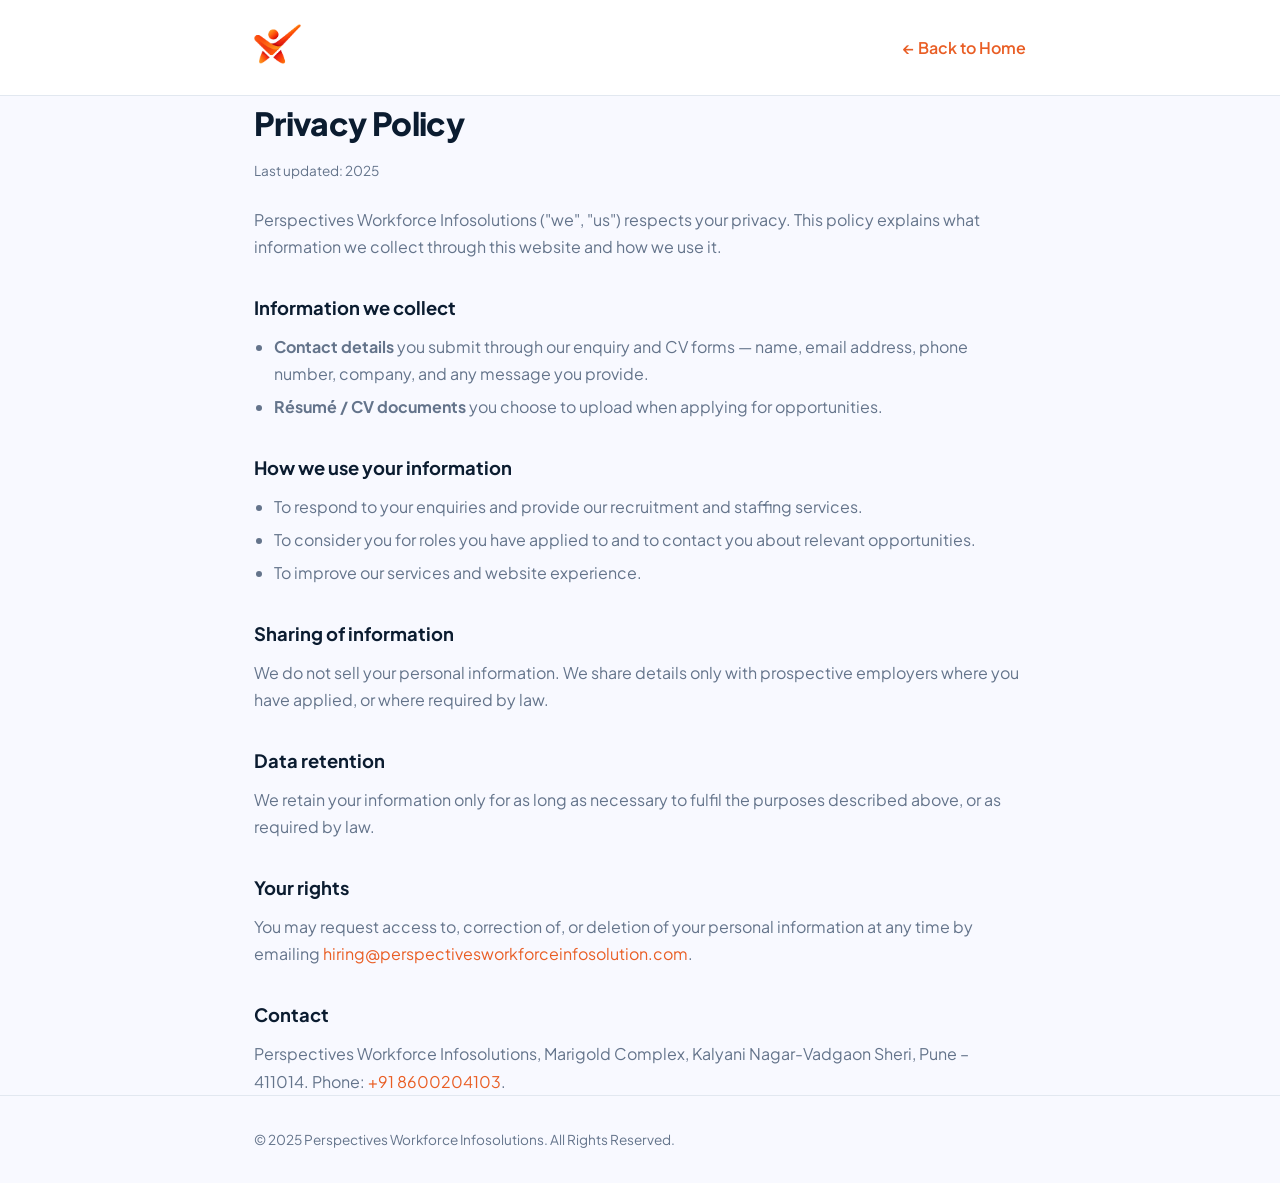
<file: privacy.html>
<!DOCTYPE html>
<html lang="en">
<head>
  <meta charset="utf-8" />
  <meta name="viewport" content="width=device-width, initial-scale=1.0" />
  <meta name="robots" content="noindex" />
  <title>Privacy Policy — Perspectives Workforce Infosolutions</title>
  <link rel="icon" href="favicon.ico" sizes="any" />
  <link rel="icon" type="image/png" sizes="32x32" href="assets/favicon-32x32.png" />
  <link rel="apple-touch-icon" sizes="180x180" href="assets/apple-touch-icon.png" />
  <link rel="preconnect" href="https://fonts.googleapis.com" />
  <link rel="preconnect" href="https://fonts.gstatic.com" crossorigin />
  <link href="https://fonts.googleapis.com/css2?family=Plus+Jakarta+Sans:wght@400;500;600;700;800&display=swap" rel="stylesheet" />
  <link rel="stylesheet" href="css/legal.css" />
</head>
<body>
  <header class="legal-header">
    <div class="container">
      <a href="index.html"><img src="assets/logo.png" alt="Perspectives Workforce" /></a>
      <a class="back" href="index.html">← Back to Home</a>
    </div>
  </header>

  <main class="container">
    <h1>Privacy Policy</h1>
    <p class="updated">Last updated: 2025</p>

    <p>Perspectives Workforce Infosolutions ("we", "us") respects your privacy. This policy explains what information we collect through this website and how we use it.</p>

    <h2>Information we collect</h2>
    <ul>
      <li><strong>Contact details</strong> you submit through our enquiry and CV forms — name, email address, phone number, company, and any message you provide.</li>
      <li><strong>Résumé / CV documents</strong> you choose to upload when applying for opportunities.</li>
    </ul>

    <h2>How we use your information</h2>
    <ul>
      <li>To respond to your enquiries and provide our recruitment and staffing services.</li>
      <li>To consider you for roles you have applied to and to contact you about relevant opportunities.</li>
      <li>To improve our services and website experience.</li>
    </ul>

    <h2>Sharing of information</h2>
    <p>We do not sell your personal information. We share details only with prospective employers where you have applied, or where required by law.</p>

    <h2>Data retention</h2>
    <p>We retain your information only for as long as necessary to fulfil the purposes described above, or as required by law.</p>

    <h2>Your rights</h2>
    <p>You may request access to, correction of, or deletion of your personal information at any time by emailing <a href="mailto:hiring@perspectivesworkforceinfosolution.com">hiring@perspectivesworkforceinfosolution.com</a>.</p>

    <h2>Contact</h2>
    <p>Perspectives Workforce Infosolutions, Marigold Complex, Kalyani Nagar-Vadgaon Sheri, Pune – 411014. Phone: <a href="tel:+918600204103">+91 8600204103</a>.</p>
  </main>

  <footer class="legal-footer">
    <div class="container">
      <p>© 2025 Perspectives Workforce Infosolutions. All Rights Reserved.</p>
    </div>
  </footer>
</body>
</html>
</file>
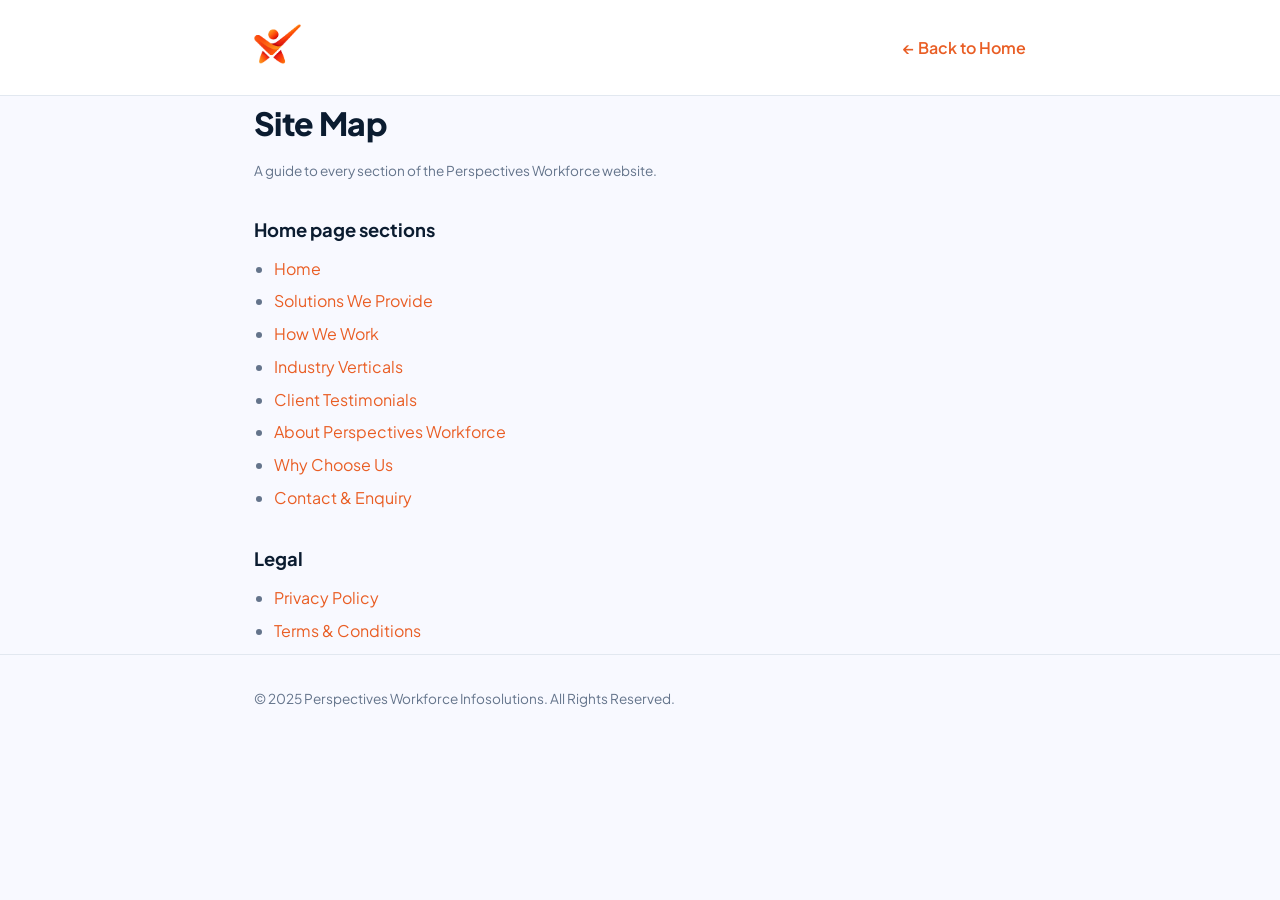
<file: sitemap.html>
<!DOCTYPE html>
<html lang="en">
<head>
  <meta charset="utf-8" />
  <meta name="viewport" content="width=device-width, initial-scale=1.0" />
  <meta name="robots" content="noindex" />
  <title>Site Map — Perspectives Workforce Infosolutions</title>
  <link rel="icon" href="favicon.ico" sizes="any" />
  <link rel="icon" type="image/png" sizes="32x32" href="assets/favicon-32x32.png" />
  <link rel="apple-touch-icon" sizes="180x180" href="assets/apple-touch-icon.png" />
  <link rel="preconnect" href="https://fonts.googleapis.com" />
  <link rel="preconnect" href="https://fonts.gstatic.com" crossorigin />
  <link href="https://fonts.googleapis.com/css2?family=Plus+Jakarta+Sans:wght@400;500;600;700;800&display=swap" rel="stylesheet" />
  <link rel="stylesheet" href="css/legal.css" />
</head>
<body>
  <header class="legal-header">
    <div class="container">
      <a href="index.html"><img src="assets/logo.png" alt="Perspectives Workforce" /></a>
      <a class="back" href="index.html">← Back to Home</a>
    </div>
  </header>

  <main class="container">
    <h1>Site Map</h1>
    <p class="updated">A guide to every section of the Perspectives Workforce website.</p>

    <h2>Home page sections</h2>
    <ul>
      <li><a href="index.html#home">Home</a></li>
      <li><a href="index.html#services">Solutions We Provide</a></li>
      <li><a href="index.html#process">How We Work</a></li>
      <li><a href="index.html#industries">Industry Verticals</a></li>
      <li><a href="index.html#testimonials">Client Testimonials</a></li>
      <li><a href="index.html#about">About Perspectives Workforce</a></li>
      <li><a href="index.html#benefits">Why Choose Us</a></li>
      <li><a href="index.html#contact">Contact &amp; Enquiry</a></li>
    </ul>

    <h2>Legal</h2>
    <ul>
      <li><a href="privacy.html">Privacy Policy</a></li>
      <li><a href="terms.html">Terms &amp; Conditions</a></li>
    </ul>
  </main>

  <footer class="legal-footer">
    <div class="container">
      <p>© 2025 Perspectives Workforce Infosolutions. All Rights Reserved.</p>
    </div>
  </footer>
</body>
</html>
</file>
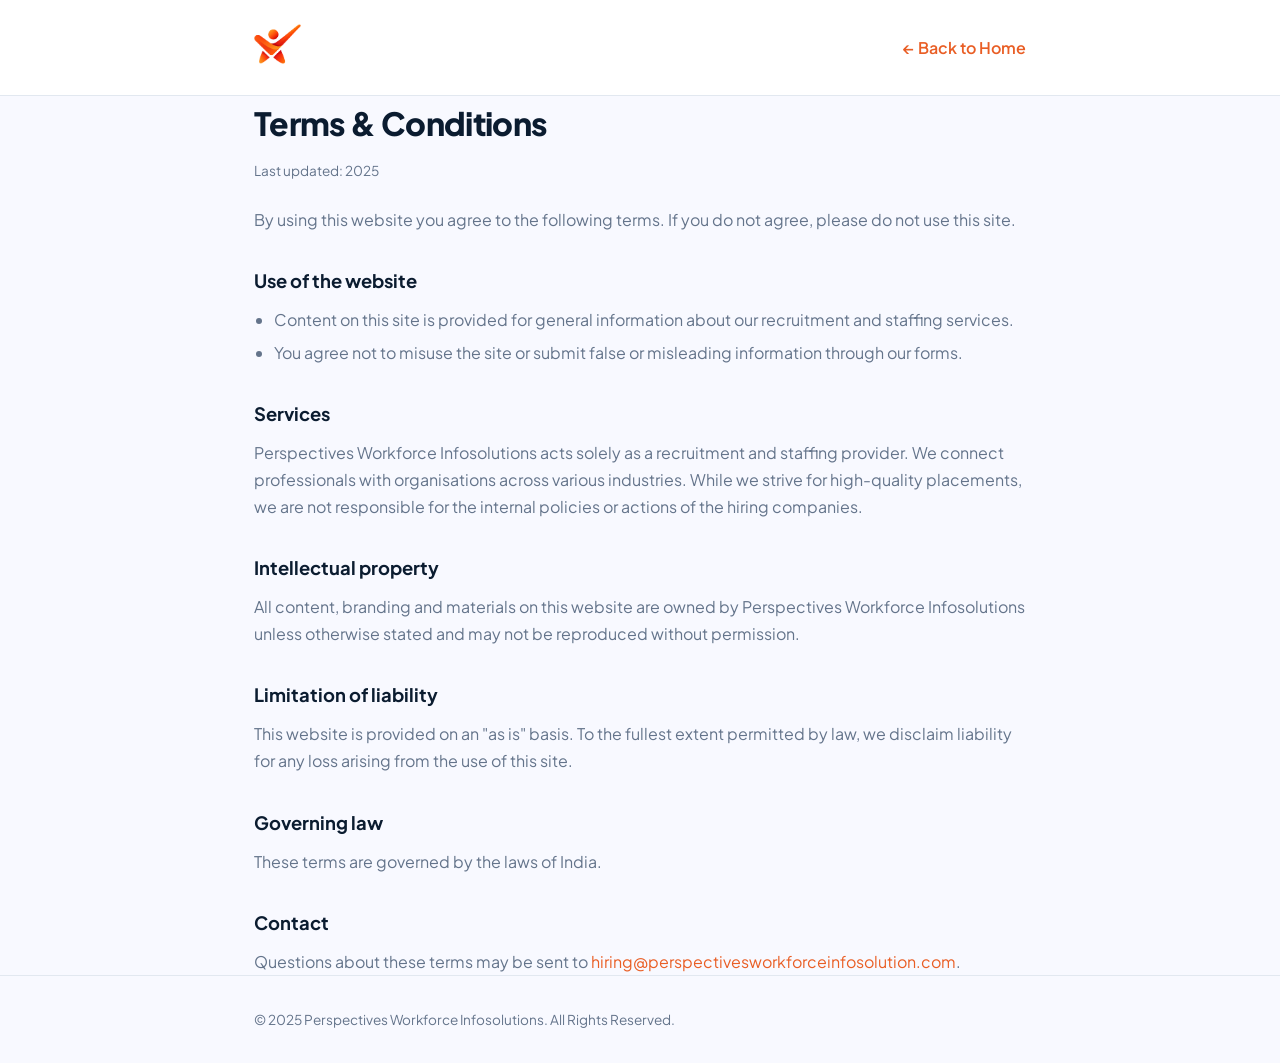
<file: terms.html>
<!DOCTYPE html>
<html lang="en">
<head>
  <meta charset="utf-8" />
  <meta name="viewport" content="width=device-width, initial-scale=1.0" />
  <meta name="robots" content="noindex" />
  <title>Terms &amp; Conditions — Perspectives Workforce Infosolutions</title>
  <link rel="icon" href="favicon.ico" sizes="any" />
  <link rel="icon" type="image/png" sizes="32x32" href="assets/favicon-32x32.png" />
  <link rel="apple-touch-icon" sizes="180x180" href="assets/apple-touch-icon.png" />
  <link rel="preconnect" href="https://fonts.googleapis.com" />
  <link rel="preconnect" href="https://fonts.gstatic.com" crossorigin />
  <link href="https://fonts.googleapis.com/css2?family=Plus+Jakarta+Sans:wght@400;500;600;700;800&display=swap" rel="stylesheet" />
  <link rel="stylesheet" href="css/legal.css" />
</head>
<body>
  <header class="legal-header">
    <div class="container">
      <a href="index.html"><img src="assets/logo.png" alt="Perspectives Workforce" /></a>
      <a class="back" href="index.html">← Back to Home</a>
    </div>
  </header>

  <main class="container">
    <h1>Terms &amp; Conditions</h1>
    <p class="updated">Last updated: 2025</p>

    <p>By using this website you agree to the following terms. If you do not agree, please do not use this site.</p>

    <h2>Use of the website</h2>
    <ul>
      <li>Content on this site is provided for general information about our recruitment and staffing services.</li>
      <li>You agree not to misuse the site or submit false or misleading information through our forms.</li>
    </ul>

    <h2>Services</h2>
    <p>Perspectives Workforce Infosolutions acts solely as a recruitment and staffing provider. We connect professionals with organisations across various industries. While we strive for high-quality placements, we are not responsible for the internal policies or actions of the hiring companies.</p>

    <h2>Intellectual property</h2>
    <p>All content, branding and materials on this website are owned by Perspectives Workforce Infosolutions unless otherwise stated and may not be reproduced without permission.</p>

    <h2>Limitation of liability</h2>
    <p>This website is provided on an "as is" basis. To the fullest extent permitted by law, we disclaim liability for any loss arising from the use of this site.</p>

    <h2>Governing law</h2>
    <p>These terms are governed by the laws of India.</p>

    <h2>Contact</h2>
    <p>Questions about these terms may be sent to <a href="mailto:hiring@perspectivesworkforceinfosolution.com">hiring@perspectivesworkforceinfosolution.com</a>.</p>
  </main>

  <footer class="legal-footer">
    <div class="container">
      <p>© 2025 Perspectives Workforce Infosolutions. All Rights Reserved.</p>
    </div>
  </footer>
</body>
</html>
</file>
<file: css/legal.css>
:root {
  --primary: #e95e25;
  --ink: #0b1c30;
  --muted: #64748b;
  --bg: #f8f9ff;
  --border: #e2e8f0;
}

* {
  box-sizing: border-box;
  margin: 0;
  padding: 0;
}

body {
  font-family: "Plus Jakarta Sans", system-ui, -apple-system, sans-serif;
  color: var(--ink);
  background: var(--bg);
  line-height: 1.7;
  -webkit-font-smoothing: antialiased;
}

.container {
  max-width: 820px;
  margin: 0 auto;
  padding: 0 1.5rem;
}

.legal-header {
  padding: 1.5rem 0;
  border-bottom: 1px solid var(--border);
  background: #fff;
}

.legal-header .container {
  display: flex;
  align-items: center;
  justify-content: space-between;
  gap: 1rem;
}

.legal-header img {
  height: 40px;
  width: auto;
}

.back {
  color: var(--primary);
  font-weight: 600;
  text-decoration: none;
  white-space: nowrap;
}

.back:hover {
  text-decoration: underline;
}

main {
  padding: 3rem 0 4rem;
}

h1 {
  font-size: 2rem;
  font-weight: 800;
  letter-spacing: -0.02em;
  margin-bottom: 0.5rem;
}

.updated {
  color: var(--muted);
  font-size: 0.85rem;
  margin-bottom: 1.5rem;
}

h2 {
  font-size: 1.15rem;
  font-weight: 700;
  margin: 2rem 0 0.6rem;
}

p,
li {
  color: var(--muted);
}

ul {
  padding-left: 1.25rem;
  margin: 0.6rem 0;
}

li {
  margin: 0.35rem 0;
}

a {
  color: var(--primary);
  text-decoration: none;
}

a:hover {
  text-decoration: underline;
}

.legal-footer {
  border-top: 1px solid var(--border);
  padding: 2rem 0;
  color: var(--muted);
  font-size: 0.85rem;
}
</file>
